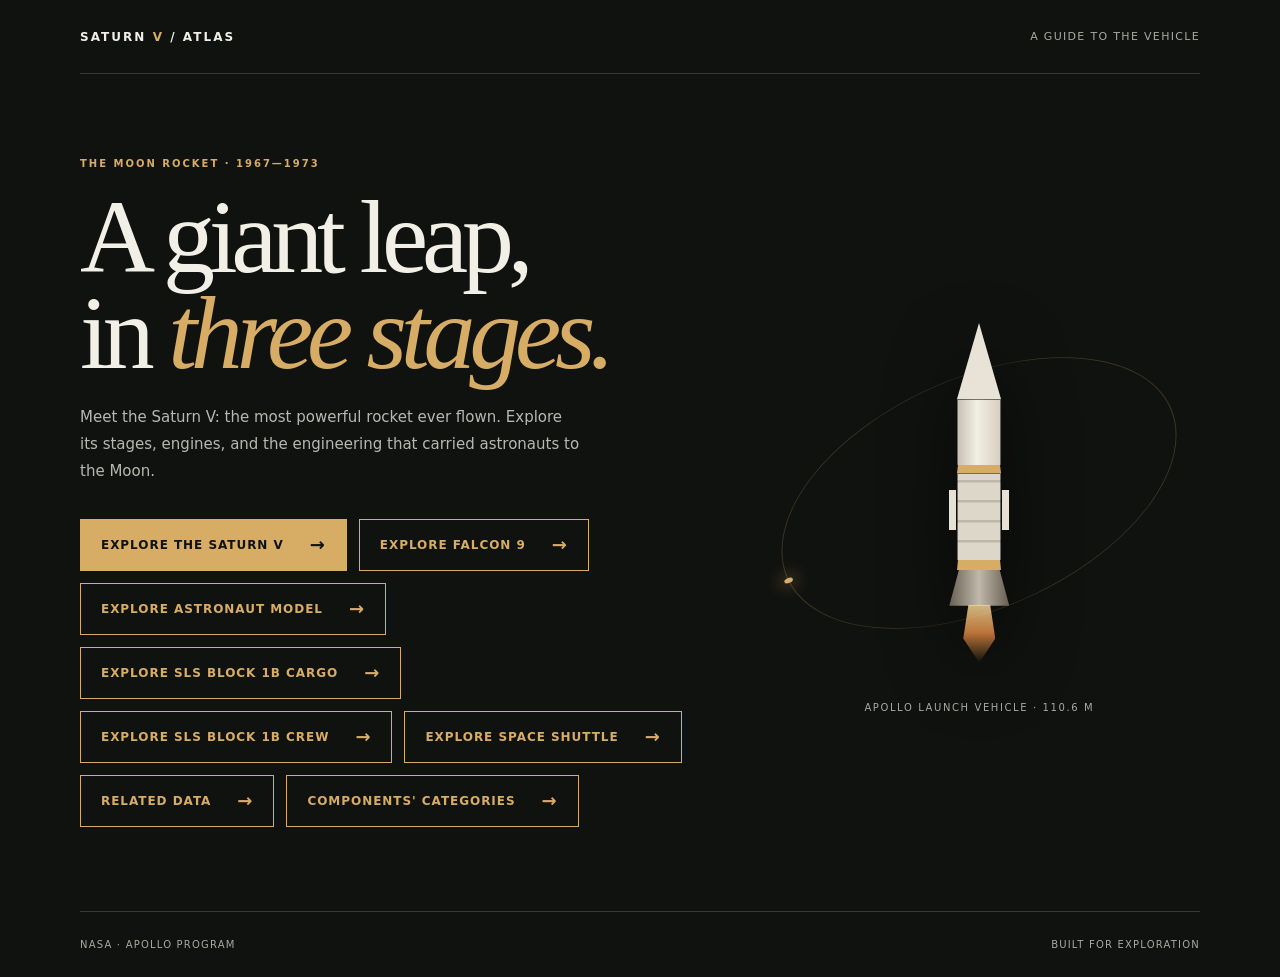
<file: index.html>
<!doctype html>
<html lang="en">
<head>
  <meta charset="utf-8">
  <meta name="viewport" content="width=device-width, initial-scale=1">
  <meta name="theme-color" content="#10120f">
  <title>Saturn V — The Parts Atlas</title>
  <style>
    :root {
      color-scheme: dark;
      font-family: Inter, ui-sans-serif, system-ui, -apple-system, "Segoe UI", sans-serif;
      color: #f2efe7;
      background: #10120f;
      font-synthesis: none;
      text-rendering: optimizeLegibility;
      -webkit-font-smoothing: antialiased;
      --gold: #d7ad66;
      --muted: #a7aaa0;
      --line: #383b33;
      --serif: Georgia, "Times New Roman", serif;
    }

    * { box-sizing: border-box; }
    body { min-width: 320px; min-height: 100vh; margin: 0; }
    a { color: inherit; }
    .page {
      display: flex;
      min-height: 100vh;
      flex-direction: column;
      overflow: hidden;
    }
    .wrap { width: min(1120px, calc(100% - 48px)); margin-inline: auto; }
    header {
      display: flex;
      min-height: 74px;
      align-items: center;
      justify-content: space-between;
      border-bottom: 1px solid var(--line);
    }
    .brand {
      font-size: 12px;
      font-weight: 750;
      letter-spacing: .17em;
      text-decoration: none;
    }
    .brand span { color: var(--gold); }
    .header-note {
      color: var(--muted);
      font-size: 11px;
      letter-spacing: .12em;
      text-transform: uppercase;
    }
    main {
      position: relative;
      display: grid;
      flex: 1;
      grid-template-columns: minmax(0, 1fr) minmax(220px, .7fr);
      align-items: center;
      gap: 48px;
      padding-block: 84px;
    }
    .eyebrow {
      margin: 0 0 20px;
      color: var(--gold);
      font-size: 10px;
      font-weight: 700;
      letter-spacing: .2em;
      text-transform: uppercase;
    }
    h1 {
      max-width: 690px;
      margin: 0 0 24px;
      font-family: var(--serif);
      font-size: clamp(52px, 9vw, 104px);
      font-weight: 400;
      letter-spacing: -.06em;
      line-height: .92;
    }
    h1 em { color: var(--gold); font-weight: 400; }
    .intro {
      max-width: 500px;
      margin: 0 0 34px;
      color: #b7b9b1;
      font-size: 15px;
      line-height: 1.8;
    }
    .launch-link {
      display: inline-flex;
      min-height: 52px;
      align-items: center;
      gap: 26px;
      padding: 0 20px;
      border: 1px solid var(--gold);
      color: #10120f;
      background: var(--gold);
      font-size: 12px;
      font-weight: 750;
      letter-spacing: .08em;
      text-decoration: none;
      text-transform: uppercase;
      transition: background .18s ease, color .18s ease;
    }
    .launch-link:hover, .launch-link:focus-visible {
      color: var(--gold);
      background: transparent;
    }
    .launch-link.secondary {
      color: var(--gold);
      background: transparent;
    }
    .launch-link.secondary:hover, .launch-link.secondary:focus-visible {
      color: #10120f;
      background: var(--gold);
    }
    .launch-options { display: flex; flex-wrap: wrap; gap: 12px; }
    .launch-link span { font-size: 18px; line-height: 1; }
    .rocket-stage {
      position: relative;
      display: grid;
      min-height: 480px;
      place-items: center;
      isolation: isolate;
    }
    .orbit {
      position: absolute;
      width: min(100%, 420px);
      aspect-ratio: 1;
      border: 1px solid rgba(215, 173, 102, .23);
      border-radius: 50%;
      transform: rotate(-24deg) scaleY(.55);
    }
    .orbit::after {
      position: absolute;
      top: 50%;
      left: -5px;
      width: 9px;
      height: 9px;
      border-radius: 50%;
      background: var(--gold);
      content: "";
      box-shadow: 0 0 22px 6px rgba(215, 173, 102, .3);
    }
    .rocket {
      position: relative;
      display: flex;
      width: 84px;
      height: 340px;
      flex-direction: column;
      align-items: center;
      filter: drop-shadow(0 18px 34px rgba(0, 0, 0, .55));
    }
    .nose {
      width: 0;
      height: 0;
      border-right: 22px solid transparent;
      border-bottom: 76px solid #e8e3d6;
      border-left: 22px solid transparent;
    }
    .upper-stage, .lower-stage {
      display: flex;
      width: 44px;
      align-items: center;
      justify-content: center;
      border: 1px solid rgba(16, 18, 15, .55);
      background: linear-gradient(90deg, #c8c2b4, #f3efe4 45%, #d7d0c0);
    }
    .upper-stage { height: 86px; border-bottom: 8px solid #d5ad66; }
    .lower-stage {
      position: relative;
      height: 112px;
      border-bottom: 10px solid #d7ad66;
      background: repeating-linear-gradient(0deg, #ddd7ca 0 17px, #bdb7aa 18px 20px);
    }
    .lower-stage::before, .lower-stage::after {
      position: absolute;
      top: 16px;
      width: 7px;
      height: 40px;
      background: #e7e1d5;
      content: "";
    }
    .lower-stage::before { left: -9px; }
    .lower-stage::after { right: -9px; }
    .engine {
      width: 60px;
      height: 42px;
      background: linear-gradient(90deg, #665f52, #c0b9ab 50%, #665f52);
      clip-path: polygon(16% 0, 84% 0, 100% 100%, 0 100%);
    }
    .flame {
      width: 32px;
      height: 68px;
      margin-top: -1px;
      background: linear-gradient(180deg, #ffe2a1, #e78d43 48%, transparent);
      clip-path: polygon(16% 0, 84% 0, 100% 58%, 50% 100%, 0 58%);
      opacity: .8;
    }
    .caption {
      position: absolute;
      right: 0;
      bottom: 20px;
      left: 0;
      color: var(--muted);
      font-size: 10px;
      letter-spacing: .16em;
      text-align: center;
      text-transform: uppercase;
    }
    footer {
      display: flex;
      min-height: 66px;
      align-items: center;
      justify-content: space-between;
      gap: 16px;
      border-top: 1px solid var(--line);
      color: var(--muted);
      font-size: 10px;
      letter-spacing: .12em;
      text-transform: uppercase;
    }

    @media (max-width: 700px) {
      .header-note { display: none; }
      main {
        grid-template-columns: 1fr;
        gap: 12px;
        padding-block: 64px 32px;
      }
      .rocket-stage { min-height: 340px; }
      .rocket { transform: scale(.8); }
      .caption { bottom: 0; }
      footer { font-size: 9px; }
    }
    @media (prefers-reduced-motion: reduce) {
      *, *::before, *::after { scroll-behavior: auto !important; transition-duration: .01ms !important; }
    }
  </style>
</head>
<body>
  <div class="page">
    <header class="wrap">
      <a class="brand" href="index.html">SATURN <span>V</span> / ATLAS</a>
      <span class="header-note">A guide to the vehicle</span>
    </header>

    <main class="wrap">
      <section>
        <p class="eyebrow">The Moon rocket · 1967—1973</p>
        <h1>A giant leap,<br>in <em>three stages.</em></h1>
        <p class="intro">Meet the Saturn V: the most powerful rocket ever flown. Explore its stages, engines, and the engineering that carried astronauts to the Moon.</p>
        <nav class="launch-options" aria-label="Rocket explorers">
          <a class="launch-link" href="saturnV.html">
            Explore the Saturn V <span aria-hidden="true">→</span>
          </a>
          <a class="launch-link secondary" href="falcon9.html">
            Explore Falcon 9 <span aria-hidden="true">→</span>
          </a>
          <a class="launch-link secondary" href="astronaut.html">
            Explore astronaut model <span aria-hidden="true">→</span>
          </a>
          <a class="launch-link secondary" href="SLSBlock1.html?vehicle=cargo">
            Explore SLS Block 1B Cargo <span aria-hidden="true">→</span>
          </a>
          <a class="launch-link secondary" href="SLSBlock1.html?vehicle=crew">
            Explore SLS Block 1B Crew <span aria-hidden="true">→</span>
          </a>
          <a class="launch-link secondary" href="spaceshuttle.html">
            Explore Space Shuttle <span aria-hidden="true">→</span>
          </a>
          <a class="launch-link secondary" href="RelatedData.html">
            Related Data <span aria-hidden="true">→</span>
          </a>
          <a class="launch-link secondary" href="CustomizedComponents.html">
            Components' categories <span aria-hidden="true">→</span>
          </a>
        </nav>
      </section>

      <div class="rocket-stage" role="img" aria-label="Illustration of a Saturn V rocket">
        <div class="orbit" aria-hidden="true"></div>
        <div class="rocket" aria-hidden="true">
          <div class="nose"></div>
          <div class="upper-stage"></div>
          <div class="lower-stage"></div>
          <div class="engine"></div>
          <div class="flame"></div>
        </div>
        <span class="caption">Apollo launch vehicle · 110.6 m</span>
      </div>
    </main>

    <footer class="wrap">
      <span>NASA · Apollo program</span>
      <span>Built for exploration</span>
    </footer>
  </div>
</body>
</html>
</file>
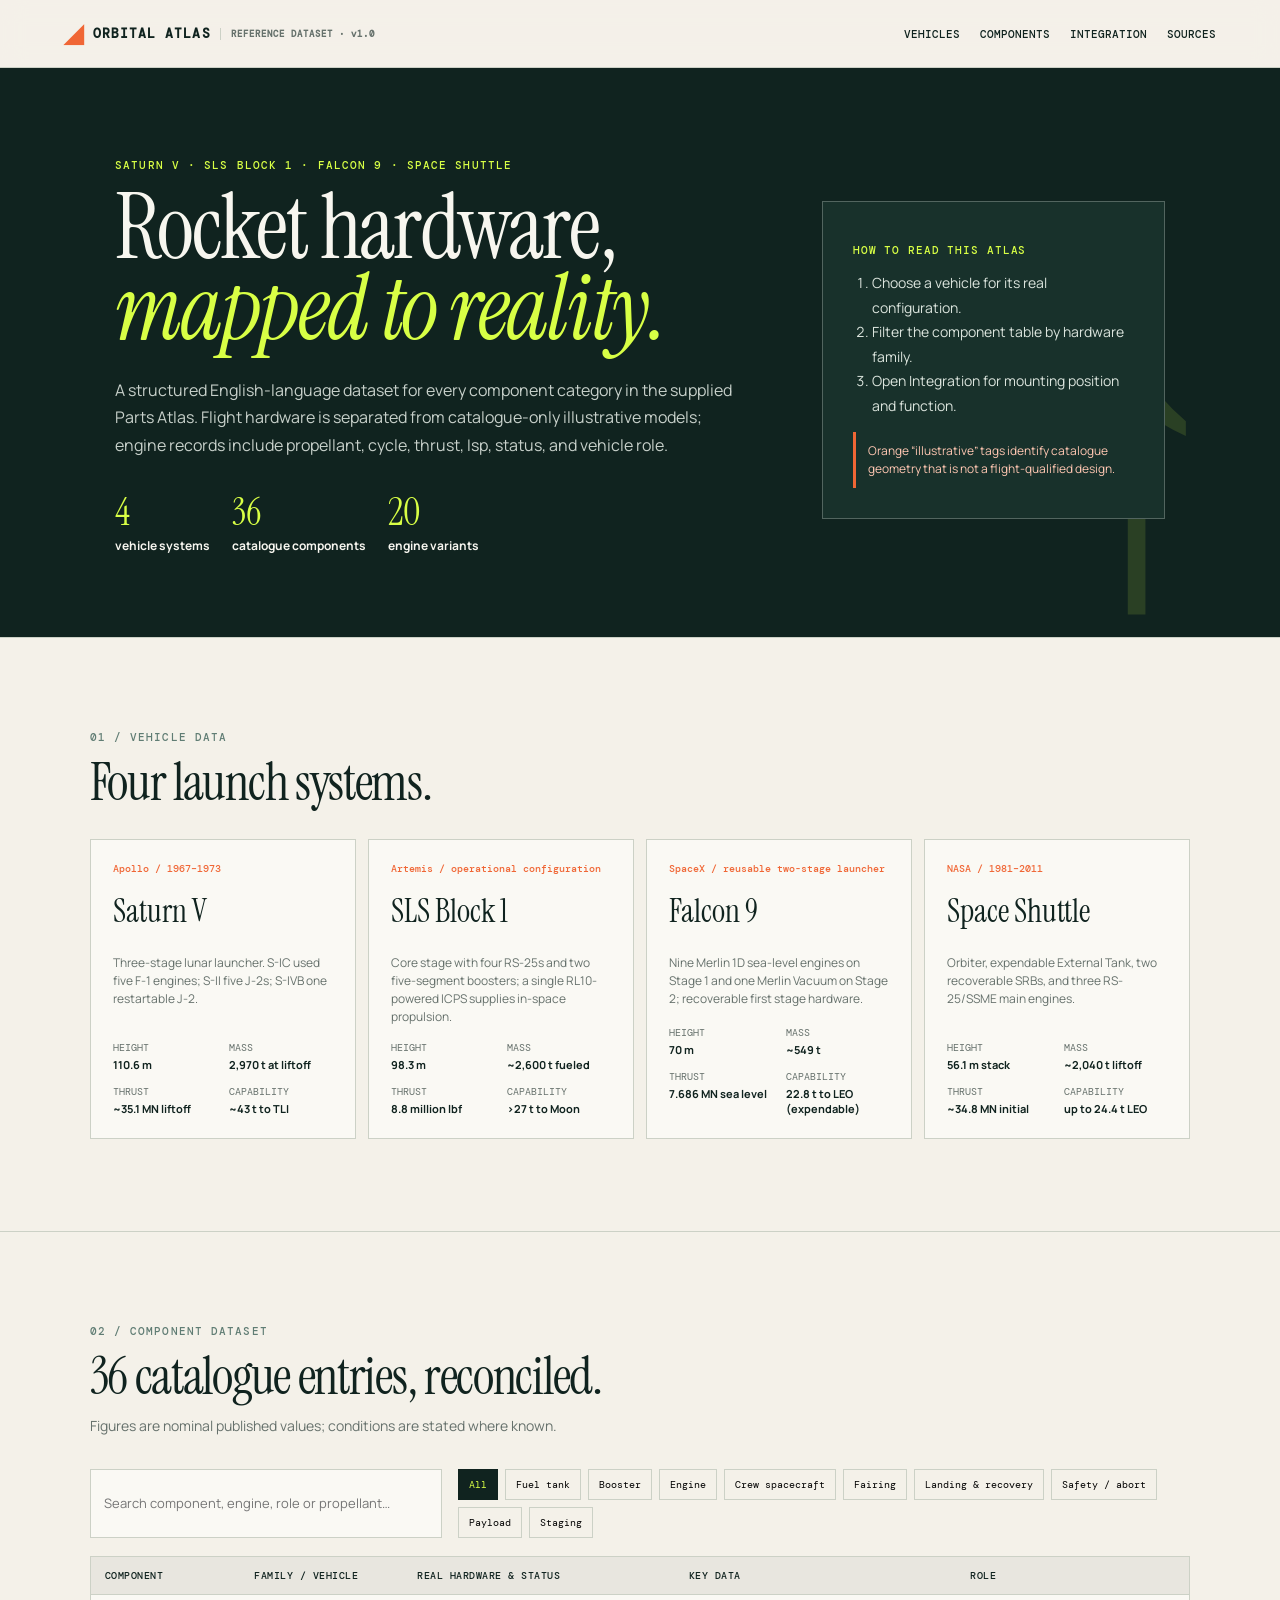
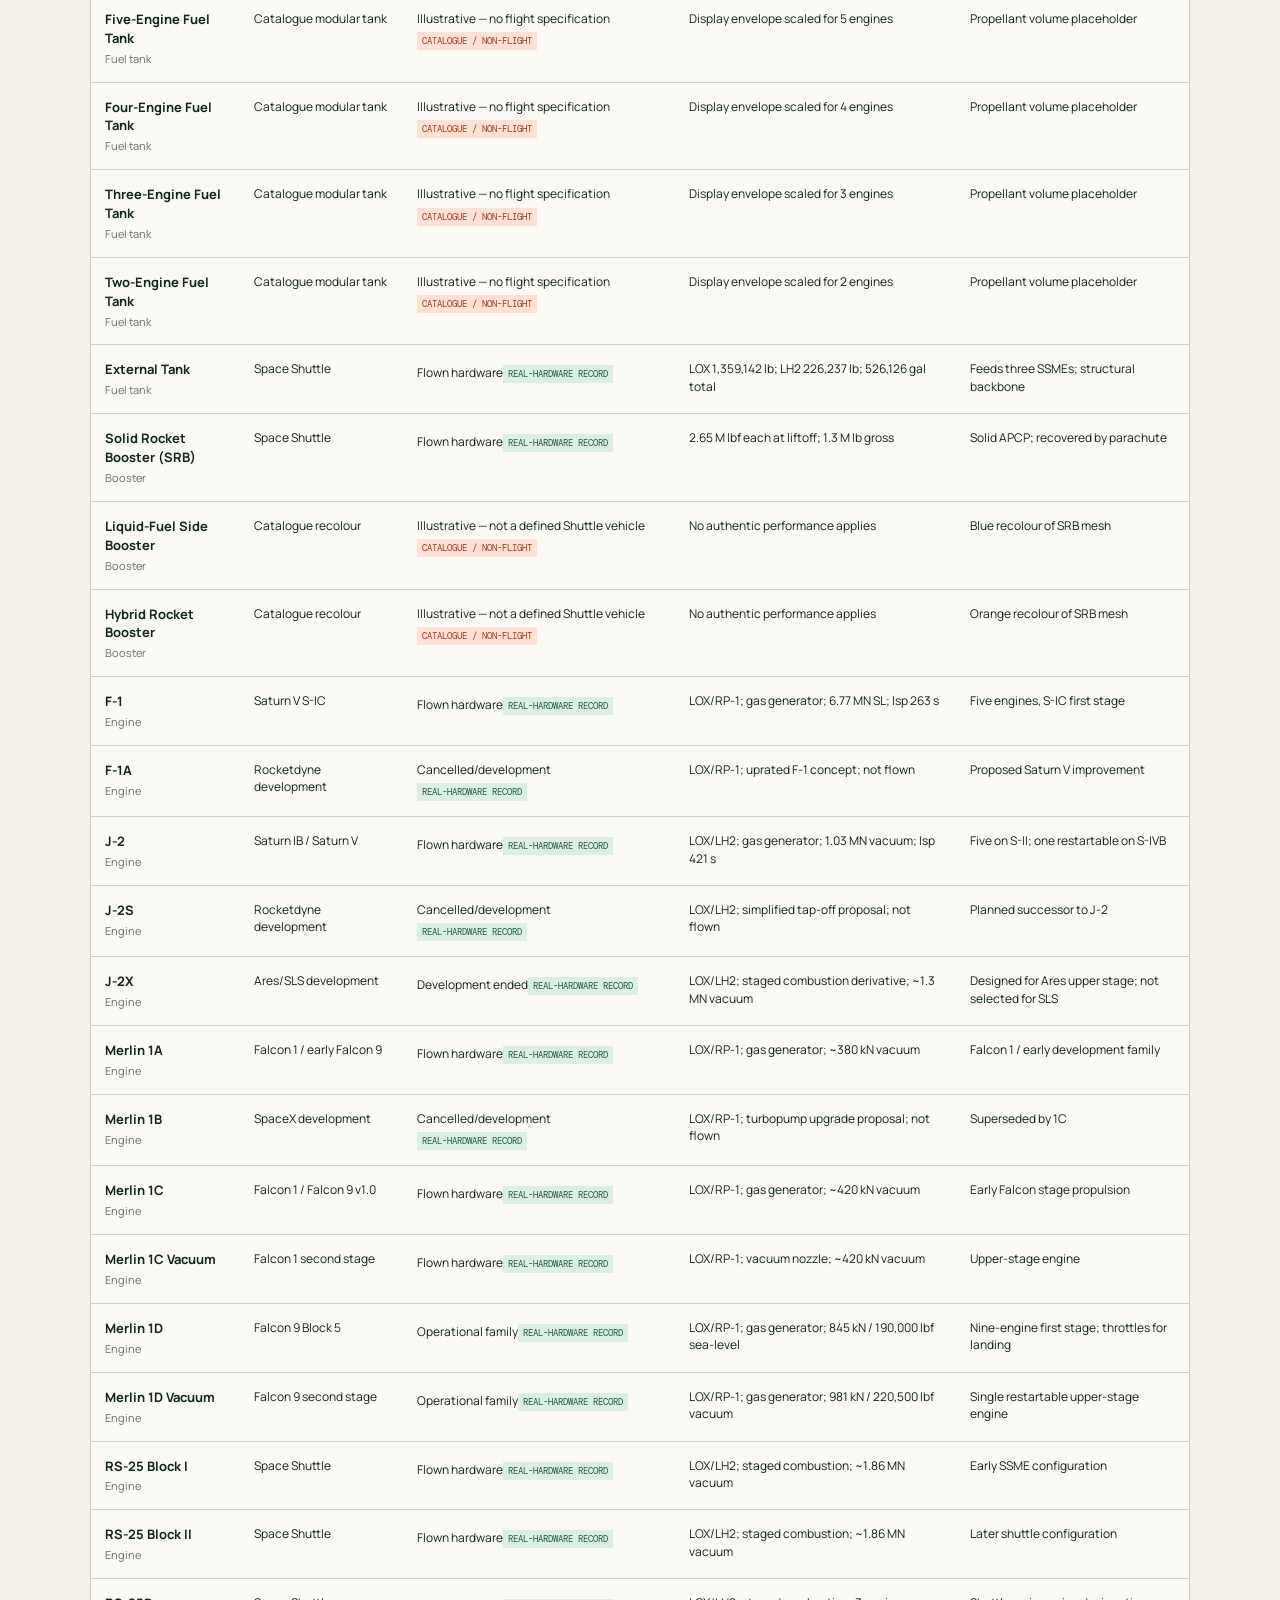
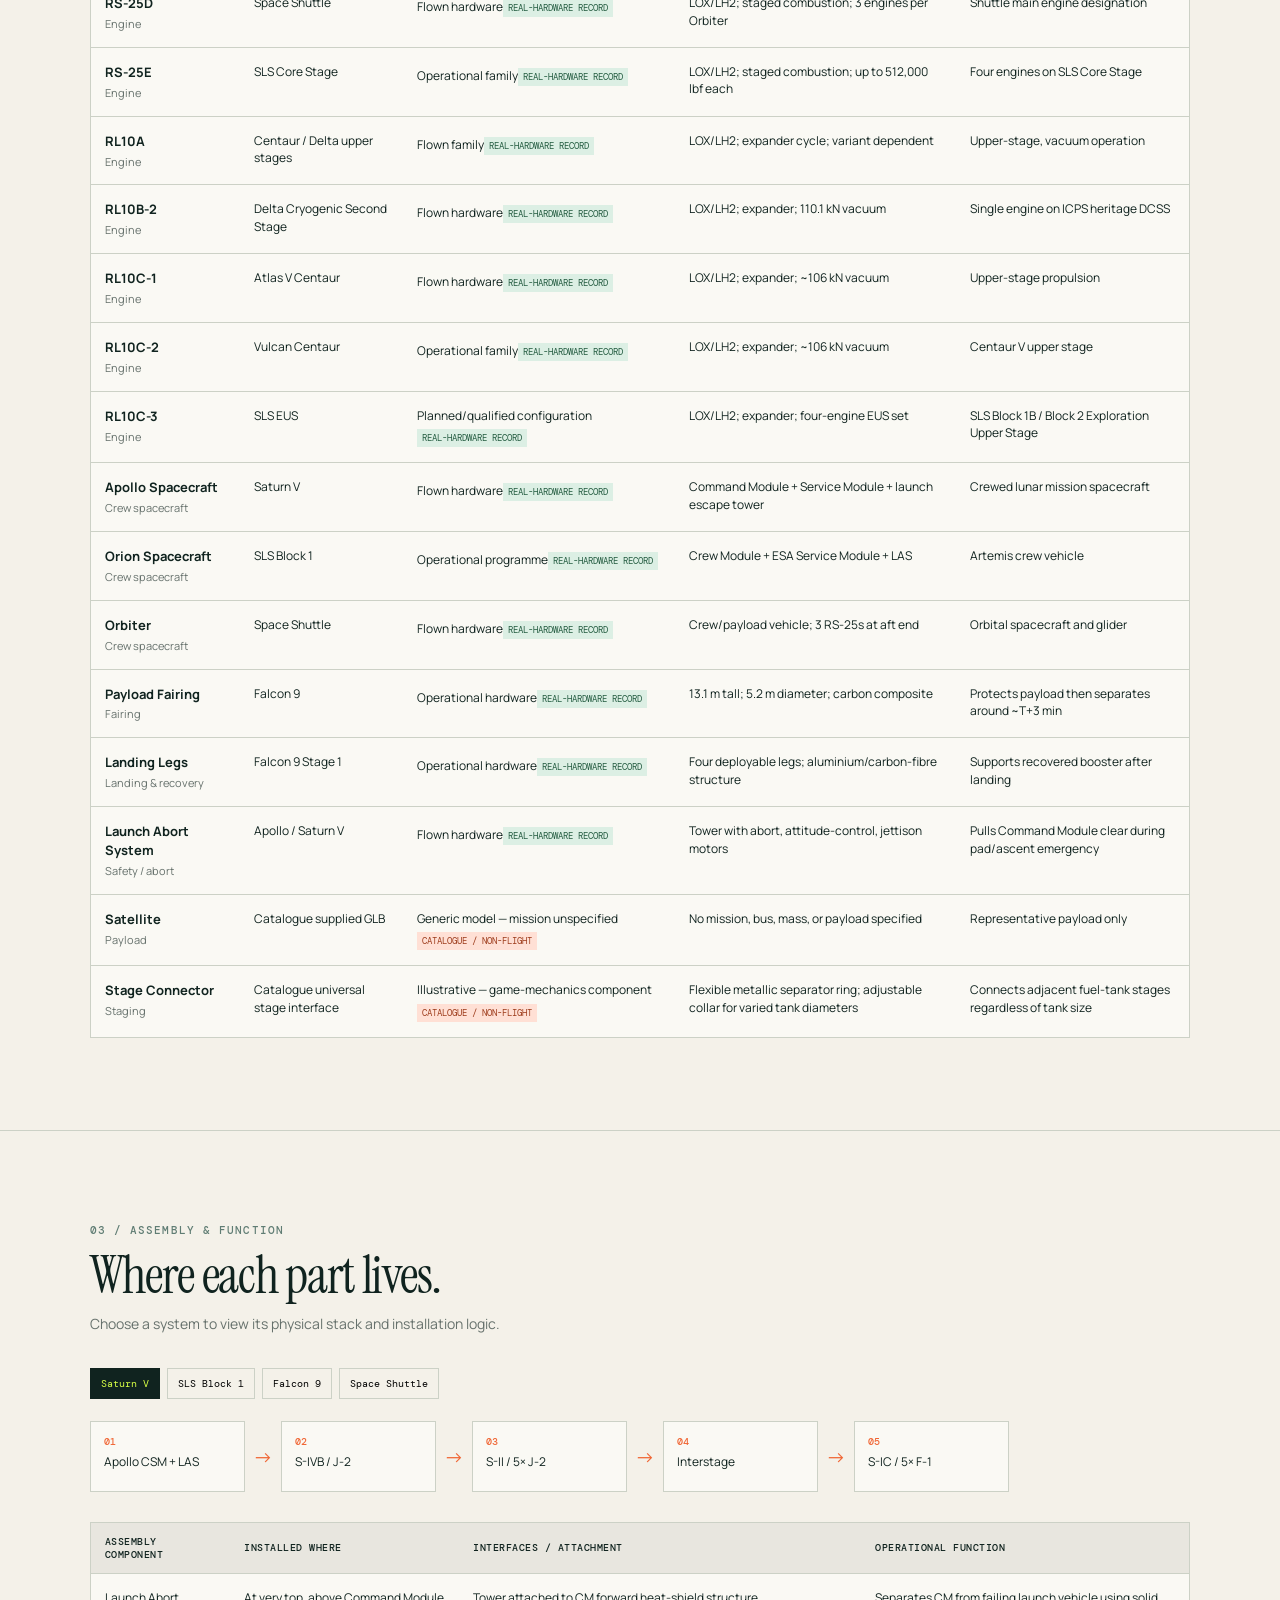
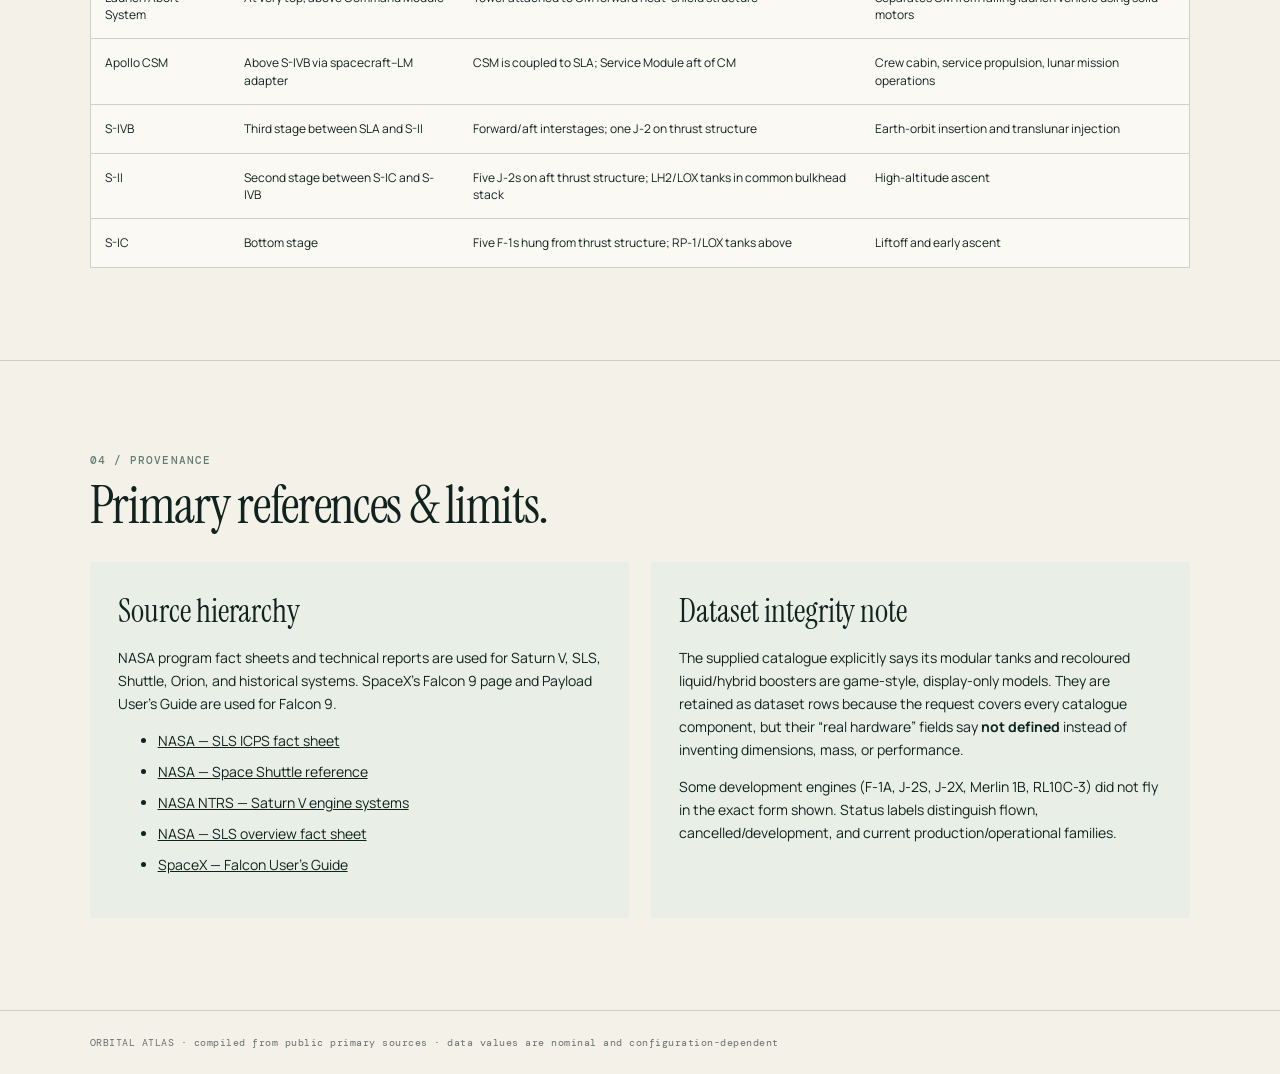
<file: RelatedData.html>
﻿<!doctype html>
<html lang="en"><head><meta charset="utf-8"><meta name="viewport" content="width=device-width,initial-scale=1">
<title>Rocket Components Atlas | Real Hardware Dataset</title><link rel="stylesheet" href="styles.css"></head>
<body>
<header><div class="brand"><span class="mark">◢</span><span>ORBITAL ATLAS</span><small>REFERENCE DATASET · v1.0</small></div><nav><a href="#vehicles">Vehicles</a><a href="#components">Components</a><a href="#integration">Integration</a><a href="#sources">Sources</a></nav></header>
<main>
<section class="hero"><div><p class="eyebrow">SATURN V · SLS BLOCK 1 · FALCON 9 · SPACE SHUTTLE</p><h1>Rocket hardware,<br><em>mapped to reality.</em></h1><p class="lead">A structured English-language dataset for every component category in the supplied Parts Atlas. Flight hardware is separated from catalogue-only illustrative models; engine records include propellant, cycle, thrust, Isp, status, and vehicle role.</p><div class="stats"><b><span id="vehicleCount">4</span> vehicle systems</b><b><span id="componentCount">36</span> catalogue components</b><b><span id="engineCount">20</span> engine variants</b></div></div><div class="hero-card"><p>HOW TO READ THIS ATLAS</p><ol><li>Choose a vehicle for its real configuration.</li><li>Filter the component table by hardware family.</li><li>Open Integration for mounting position and function.</li></ol><div class="warning">Orange “illustrative” tags identify catalogue geometry that is not a flight-qualified design.</div></div></section>
<section id="vehicles"><div class="section-top"><p class="eyebrow">01 / VEHICLE DATA</p><h2>Four launch systems.</h2></div><div id="vehicleCards" class="vehicle-grid"></div></section>
<section id="components"><div class="section-top"><p class="eyebrow">02 / COMPONENT DATASET</p><h2>36 catalogue entries, reconciled.</h2><p>Figures are nominal published values; conditions are stated where known.</p></div><div class="controls"><input id="search" placeholder="Search component, engine, role or propellant…"><div id="filters" class="filters"></div></div><div class="table-wrap"><table><thead><tr><th>Component</th><th>Family / vehicle</th><th>Real hardware & status</th><th>Key data</th><th>Role</th></tr></thead><tbody id="componentRows"></tbody></table></div></section>
<section id="integration"><div class="section-top"><p class="eyebrow">03 / ASSEMBLY & FUNCTION</p><h2>Where each part lives.</h2><p>Choose a system to view its physical stack and installation logic.</p></div><div id="stackTabs" class="stack-tabs"></div><div id="flow" class="flow"></div><div class="table-wrap"><table><thead><tr><th>Assembly component</th><th>Installed where</th><th>Interfaces / attachment</th><th>Operational function</th></tr></thead><tbody id="integrationRows"></tbody></table></div></section>
<section id="sources"><div class="section-top"><p class="eyebrow">04 / PROVENANCE</p><h2>Primary references & limits.</h2></div><div class="source-grid"><article><h3>Source hierarchy</h3><p>NASA program fact sheets and technical reports are used for Saturn V, SLS, Shuttle, Orion, and historical systems. SpaceX’s Falcon 9 page and Payload User’s Guide are used for Falcon 9.</p><ul><li><a href="https://www.nasa.gov/wp-content/uploads/2024/11/sls-4980-sls-icps-fact-sheet-nov2024-508.pdf">NASA — SLS ICPS fact sheet</a></li><li><a href="https://www.nasa.gov/reference/the-space-shuttle/">NASA — Space Shuttle reference</a></li><li><a href="https://ntrs.nasa.gov/api/citations/20240002646/downloads/05-LV_Loads_Sizing.pdf">NASA NTRS — Saturn V engine systems</a></li><li><a href="https://www.nasa.gov/wp-content/uploads/2024/10/sls-4960-sls-fact-sheet-oct2024-508.pdf">NASA — SLS overview fact sheet</a></li><li><a href="https://www.spacex.com/assets/media/falcon-users-guide-2025-05-09.pdf">SpaceX — Falcon User’s Guide</a></li></ul></article><article><h3>Dataset integrity note</h3><p>The supplied catalogue explicitly says its modular tanks and recoloured liquid/hybrid boosters are game-style, display-only models. They are retained as dataset rows because the request covers every catalogue component, but their “real hardware” fields say <b>not defined</b> instead of inventing dimensions, mass, or performance.</p><p>Some development engines (F‑1A, J‑2S, J‑2X, Merlin 1B, RL10C-3) did not fly in the exact form shown. Status labels distinguish flown, cancelled/development, and current production/operational families.</p></article></div></section>
</main><footer>ORBITAL ATLAS · compiled from public primary sources · data values are nominal and configuration-dependent</footer><script src="data.js"></script><script src="app.js"></script></body></html>
</file>
<file: styles.css>
@import url('https://fonts.googleapis.com/css2?family=DM+Mono:wght@400;500&family=Instrument+Serif:ital@0;1&family=Manrope:wght@400;500;600;700;800&display=swap');
:root{--ink:#10231f;--paper:#f4f1e9;--acid:#d8ff45;--orange:#f06635;--muted:#66716c;--line:#ccd1c6}*{box-sizing:border-box}html{scroll-behavior:smooth}body{margin:0;background:var(--paper);color:var(--ink);font:14px Manrope,Arial}header{height:68px;padding:0 5vw;display:flex;align-items:center;justify-content:space-between;border-bottom:1px solid var(--line);position:sticky;top:0;background:#f4f1e9ee;backdrop-filter:blur(12px);z-index:3}.brand{font:700 13px 'DM Mono';letter-spacing:.08em;display:flex;align-items:center;gap:9px}.mark{color:var(--orange);font-size:25px}.brand small{font-size:9px;color:var(--muted);border-left:1px solid var(--line);padding-left:10px}nav{display:flex;gap:20px}a{color:inherit}nav a{text-decoration:none;font:500 11px 'DM Mono';text-transform:uppercase}.hero{min-height:570px;padding:90px 9vw 75px;display:grid;grid-template-columns:1.3fr .7fr;gap:70px;background:var(--ink);color:#f7f6ef;position:relative;overflow:hidden}.hero:after{content:'↑';position:absolute;right:3vw;bottom:-95px;color:var(--acid);font:500 420px 'Instrument Serif';opacity:.13}.eyebrow{font:500 11px 'DM Mono';letter-spacing:.1em;color:#607d74;margin:0 0 16px}.hero .eyebrow{color:var(--acid)}h1,h2{margin:0;font-family:'Instrument Serif',Georgia;font-weight:400;line-height:.9;letter-spacing:-.025em}h1{font-size:clamp(55px,7vw,108px)}h1 em{color:var(--acid)}h2{font-size:52px}.lead{font-size:16px;line-height:1.7;max-width:630px;color:#c7d0ca;margin:28px 0}.stats{display:flex;gap:22px;flex-wrap:wrap;font-size:12px}.stats span{display:block;color:var(--acid);font:38px 'Instrument Serif'}.hero-card{align-self:center;border:1px solid #52655f;background:#18312b;padding:30px;z-index:1}.hero-card p{font:500 11px 'DM Mono';color:var(--acid);letter-spacing:.08em}.hero-card ol{padding-left:19px;line-height:1.75;color:#dbe4dd}.warning{border-left:3px solid var(--orange);padding:10px 0 10px 12px;font-size:12px;line-height:1.5;color:#ffc7b2}section{padding:92px 7vw;border-bottom:1px solid var(--line)}.section-top{max-width:720px;margin-bottom:32px}.section-top>p:not(.eyebrow){color:var(--muted);line-height:1.6}.vehicle-grid{display:grid;grid-template-columns:repeat(4,1fr);gap:12px}.vehicle{border:1px solid var(--line);padding:22px;background:#faf9f4;min-height:300px;display:flex;flex-direction:column}.vehicle .tag{font:500 10px 'DM Mono';color:var(--orange)}.vehicle h3{font:400 32px 'Instrument Serif';margin:15px 0 10px}.vehicle p{color:var(--muted);line-height:1.5;font-size:12px}.vehicle dl{margin:auto 0 0;display:grid;grid-template-columns:1fr 1fr;gap:13px;font-size:11px}.vehicle dt{color:var(--muted);font:10px 'DM Mono';text-transform:uppercase}.vehicle dd{margin:3px 0 0;font-weight:700}.controls{display:flex;justify-content:space-between;gap:16px;margin-bottom:18px}.controls input{border:1px solid var(--line);background:#faf9f4;padding:13px;width:min(400px,100%);font:13px Manrope}.filters,.stack-tabs{display:flex;gap:7px;flex-wrap:wrap}.filters button,.stack-tabs button{border:1px solid var(--line);background:transparent;padding:8px 10px;font:10px 'DM Mono';cursor:pointer}.filters button.active,.stack-tabs button.active{background:var(--ink);color:var(--acid);border-color:var(--ink)}.table-wrap{overflow:auto;border:1px solid var(--line);background:#faf9f4}table{border-collapse:collapse;width:100%;min-width:960px;text-align:left}th{padding:12px 14px;background:#e8e6df;font:500 10px 'DM Mono';letter-spacing:.05em;text-transform:uppercase}td{padding:15px 14px;border-top:1px solid var(--line);vertical-align:top;font-size:12px;line-height:1.45}td b{font-size:13px}.sub{display:block;color:var(--muted);font-size:11px;margin-top:3px}.pill{display:inline-block;font:9px 'DM Mono';padding:3px 5px;background:#dcefe4;color:#255d42;margin-top:5px}.pill.illustrative{background:#ffe0d5;color:#9e3d1d}.flow{margin:22px 0;display:flex;align-items:stretch;gap:0;overflow:auto;padding-bottom:8px}.flow .node{min-width:155px;padding:13px;border:1px solid var(--line);background:#faf9f4;font-size:12px}.flow .node strong{display:block;font:500 10px 'DM Mono';color:var(--orange);margin-bottom:5px}.flow .arrow{padding:22px 8px;color:var(--orange);font-size:20px}.source-grid{display:grid;grid-template-columns:1fr 1fr;gap:22px}.source-grid article{background:#e9eee7;padding:28px;line-height:1.65}.source-grid h3{font:32px 'Instrument Serif';margin:0}.source-grid li{margin:8px 0}footer{padding:25px 7vw;font:10px 'DM Mono';color:var(--muted);letter-spacing:.05em}@media(max-width:850px){header{padding:0 5vw}.brand small,nav{display:none}.hero{grid-template-columns:1fr;padding:70px 7vw}.vehicle-grid{grid-template-columns:1fr 1fr}.source-grid{grid-template-columns:1fr}.controls{display:block}.filters{margin-top:10px}}@media(max-width:500px){.vehicle-grid{grid-template-columns:1fr}h2{font-size:43px}}
</file>
